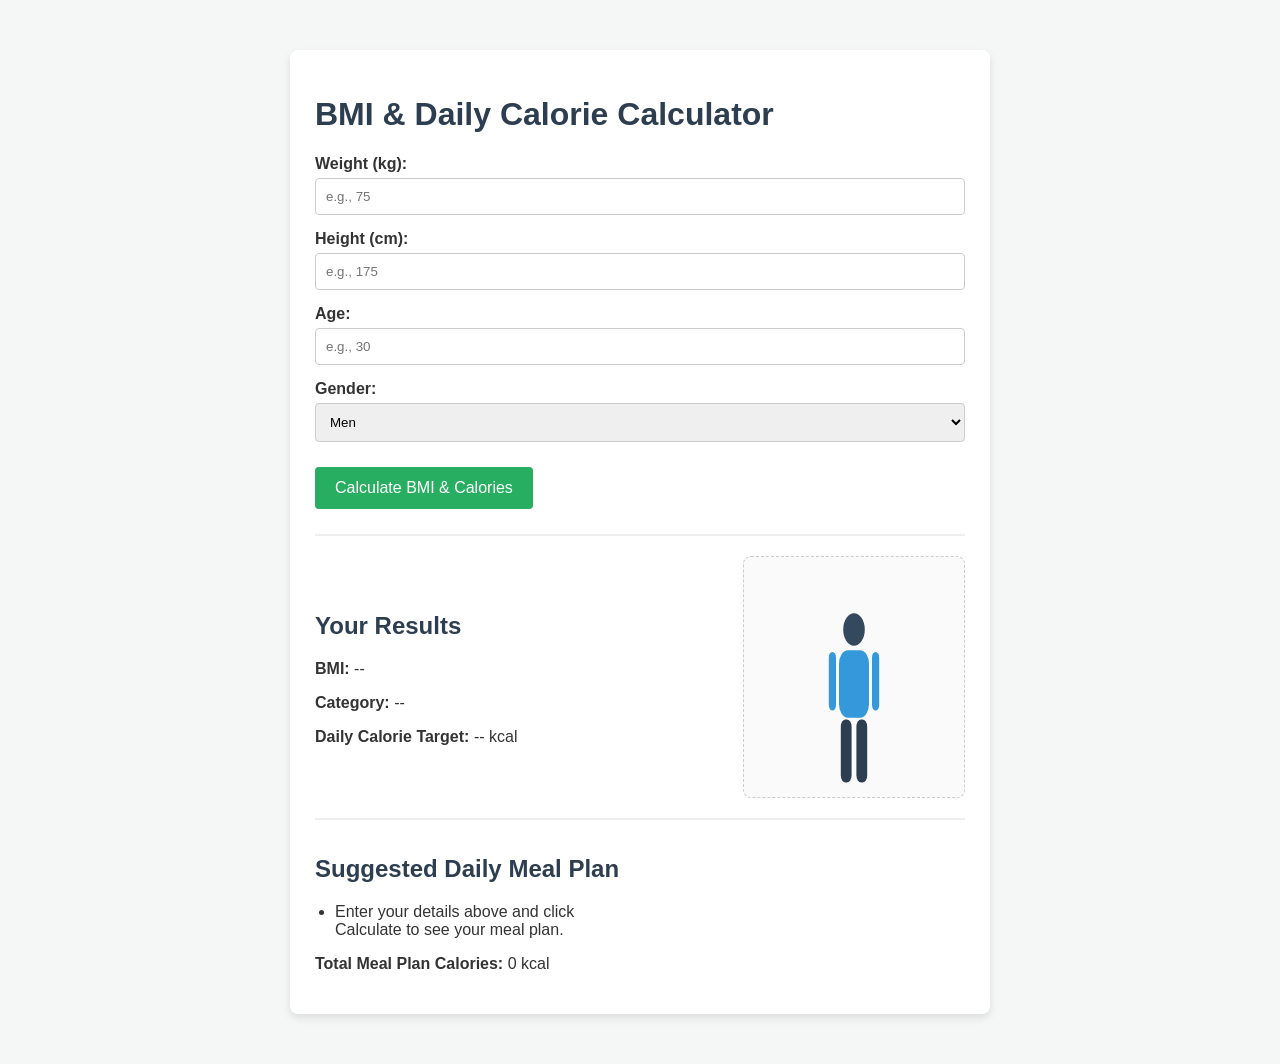
<file: Assignment 5.html>
<!DOCTYPE html>
<html lang="en">
<head>
    <meta charset="UTF-8">
    <meta name="viewport" content="width=device-width, initial-scale=1.0">
    <title>BMI and Calorie Calculator</title>
    <!-- Link to external CSS file -->
    <link rel="stylesheet" href="css/styles.css">
</head>
<body>

<div class="container">
    <h1>BMI & Daily Calorie Calculator</h1>
    
    <!-- User Inputs -->
    <div class="form-group">
        <label for="weight">Weight (kg):</label>
        <input type="text" id="weight" placeholder="e.g., 75">
    </div>

    <div class="form-group">
        <label for="height">Height (cm):</label>
        <input type="text" id="height" placeholder="e.g., 175">
    </div>

    <div class="form-group">
        <label for="age">Age:</label>
        <input type="text" id="age" placeholder="e.g., 30">
    </div>

    <div class="form-group">
        <label for="gender">Gender:</label>
        <select id="gender">
            <option value="Men">Men</option>
            <option value="Women">Women</option>
        </select>
    </div>

    <!-- Action Buttons -->
    <button id="calculate-btn">Calculate BMI & Calories</button>
    <button id="generate-btn">Generate Meal Plan</button>
    <p id="error-msg" class="error"></p>

    <!-- Results and BMI Visual Animation -->
    <div class="results-section">
        <div class="stats-box">
            <h2>Your Results</h2>
            <p><strong>BMI:</strong> <span id="bmi-output">--</span></p>
            <p><strong>Category:</strong> <span id="category-output">--</span></p>
            <p><strong>Daily Calorie Target:</strong> <span id="calorie-output">--</span> kcal</p>
        </div>

        <div class="animation-box">
            <svg id="person-visual" viewBox="0 0 100 200" preserveAspectRatio="none">
                <circle cx="50" cy="25" r="18" fill="#34495e" />
                <rect x="25" y="48" width="50" height="75" rx="15" fill="#3498db" />
                <rect x="8" y="50" width="12" height="65" rx="6" fill="#3498db" />
                <rect x="80" y="50" width="12" height="65" rx="6" fill="#3498db" />
                <rect x="28" y="125" width="18" height="70" rx="8" fill="#2c3e50" />
                <rect x="54" y="125" width="18" height="70" rx="8" fill="#2c3e50" />
            </svg>
        </div>
    </div>

    <!-- Suggested Meal Plan Output -->
    <div class="meal-section">
        <h2>Suggested Daily Meal Plan</h2>
        <ul id="meal-list">
            <li>Enter your details above and click Calculate to see your meal plan.</li>
        </ul>
        <p><strong>Total Meal Plan Calories:</strong> <span id="total-meal-calories">0</span> kcal</p>
    </div>
</div>

<!-- Link to external JavaScript file -->
<script src="JS/script.js"></script>

</body>
</html>
</file>
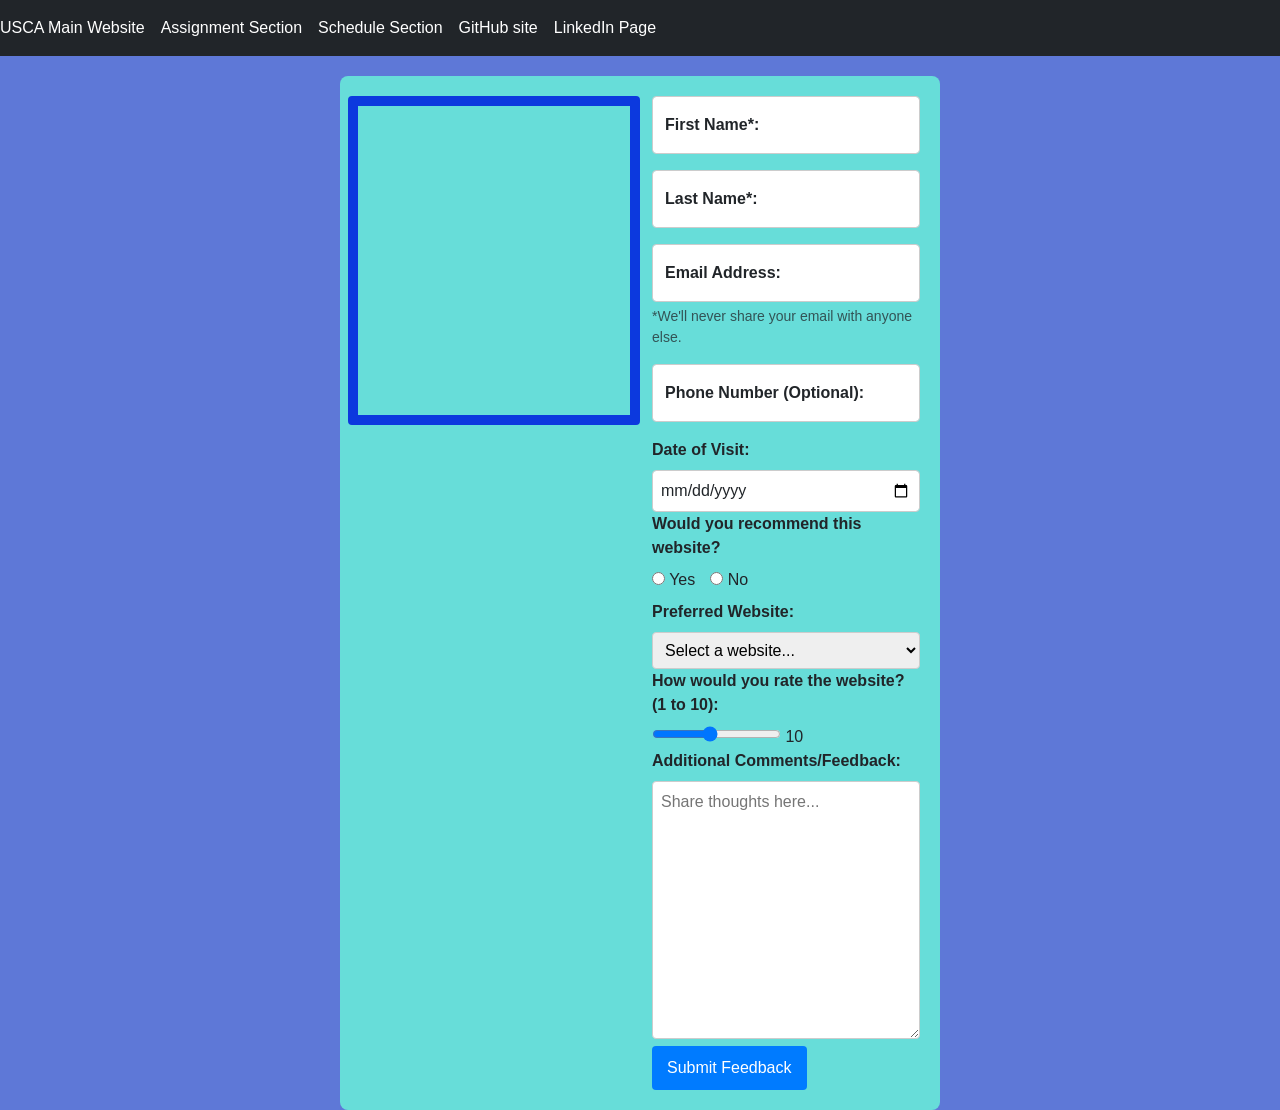
<file: ContactMe.html>
<!DOCTYPE html>
<html lang="en">

<head>
    <meta charset="UTF-8">
    <meta name="viewport" content="width=device-width, initial-scale=1.0">
    <link href="https://cdn.jsdelivr.net/npm/bootstrap@5.3.8/dist/css/bootstrap.min.css" rel="stylesheet"
        integrity="sha384-sRIl4kxILFvY47J16cr9ZwB07vP4J8+LH7qKQnuqkuIAvNWLzeN8tE5YBujZqJLB" crossorigin="anonymous">
    <title>Feedback Page</title>
    <style>
        
        body {
            font-family: Arial, sans-serif;
            margin: 0;
            padding: 0;
            background-color: #5e78d7;
        }
        .container {
            max-width: 600px;
            margin-top: 20px;
            background: rgb(103, 221, 217);
            padding: 20px;
            border-radius: 8px;
        }
        .video-container {
            position: relative;
            padding-bottom: 56.25%; 
            height: 0;
            overflow: hidden;
            margin-bottom: 20px;
        }
        .video-container iframe {
           
            position: absolute;
            top: 0;
            left: 0;
            width: 100%;
            height: 100%;
            box-sizing: border-box;
            border: 10px solid #0c39de;
            border-radius: 4px;
        }
       
        label {
            display: block;
            margin-bottom: 8px;
            font-weight: bold;
        }
        input[type="text"], input[type="email"], select, textarea, input[type="date"], input[type="tel"] {
            width: 100%;
            padding: 8px;
            box-sizing: border-box;
            border: 1px solid #ccc;
            border-radius: 4px;
        }
        .radio-group {
            display: flex;
            gap: 15px;
        }
        .radio-group label {
            font-weight: normal;
            display: inline;
        }
        input[type="submit"] {
            background-color: #007BFF;
            color: white;
            border: none;
            padding: 10px 15px;
            border-radius: 4px;
            cursor: pointer;
            font-size: 16px;
        }    </style>
</head>


<body>
    <header>
        <nav class="navbar navbar-dark bg-dark w-100">
            <h2 class="collapse">Navigation Links</h2>
            <ul class="navbar-nav flex-row gap-3">
                <li class="nav-item">
                    <a class="nav-link text-white" href="https://usca.edu" target="_blank">USCA Main Website</a>
                </li>
                <li class="nav-item">
                    <a class="nav-link text-white" href="#assignment-section">Assignment Section</a>
                </li>
                <li class="nav-item">
                    <a class="nav-link text-white" href="#schedule-section">Schedule Section</a>
                </li>
                <li class="nav-item">
                    <a class="nav-link text-white" href="https://github.com" target="_blank">GitHub site</a>
                </li>
                <li class="nav-item">
                    <a class="nav-link text-white" href="https://linkedin.com" target="_blank"> LinkedIn Page</a>
                </li>
            </ul>
        </nav>
    </header>
    <div class="container">
        <h2 class="collapse">About Me & Website Feedback</h2>

      <div class="row">
        <div class="video-container col">
            <iframe width="560" height="315" src="https://www.youtube.com/embed/Z-IF91Dx9T0?si=PCMaFBekL7-RVUCy"
                title="YouTube video player" frameborder="0"
                allow="accelerometer; autoplay; clipboard-write; encrypted-media; gyroscope; picture-in-picture; web-share"
                referrerpolicy="strict-origin-when-cross-origin" allowfullscreen></iframe>

        </div>


        <form name="feedback" action="#" method="POST" class="col">
            <div class="form-floating mb-3">
                <label for="fname">First Name*:</label>
                <input type="text" class="form-control" id="fname" name="fname" placeholder="anonymous" required>
            </div>


            <div class="form-floating mb-3">
                <label for="lname">Last Name*:</label>
                <input type="text" class="form-control" id="lname" name="lname" placeholder="anonymous" required>
            </div>


            <div class="form-floating mb-3">
                <label for="mail">Email Address:</label>
                <input type="email" class="form-control" id="mail" name="mail" placeholder="name@domain.com">
                <p class="form-text">*We'll never share your email with anyone else.</p>
            </div>


            <div class="form-floating mb-3">
                <label for="phone">Phone Number (Optional):</label>
                <input type="tel" class="form-control" id="phone" name="phone" placeholder="123-456-7890">
            </div>

            <div class="form-group">
                <label for="visit-date">Date of Visit:</label>
                <input type="date" class="form-control" id="visit-date" name="visit_date">
            </div>


            <div class="form-group">
                <label>Would you recommend this website?</label>
                <div class="radio-group">
                    <label><input type="radio" name="recommend" value="yes"> Yes</label>
                    <label><input type="radio" name="recommend" value="no"> No</label>
                </div>
            </div>


            <div class="form-group">
                <label for="fav-site">Preferred Website:</label>
                <select id="fav-site" name="fav_site">
                    <option value="" disabled selected>Select a website...</option>
                    <option value="Google">Google</option>
                    <option value="Facebook">Facebook</option>
                    <option value="Twitter">Twitter</option>
                    <option value="Time">Time</option>
                </select>
            </div>


            <div class="form-group">
                <label for="rating">How would you rate the website? (1 to 10):</label>
                <input type="range" id="rating" name="rating" min="1" max="10" value="5">
                <output>10</output>
            </div>


            <div class="form-group">
                <label for="comment">Additional Comments/Feedback:</label>
                <textarea id="comment" name="comment" rows="10" cols="500" placeholder="Share thoughts here..."></textarea>
            </div>


            <div class="form-group">
                <input type="submit" value="Submit Feedback">
            </div>

        </form>
        </div>
    </div>

</body>
<script src="https://cdn.jsdelivr.net/npm/bootstrap@5.3.8/dist/js/bootstrap.bundle.min.js"
    integrity="sha384-FKyoEForCGlyvwx9Hj09JcYn3nv7wiPVlz7YYwJrWVcXK/BmnVDxM+D2scQbITxI"
    crossorigin="anonymous"></script>

</html>
</file>
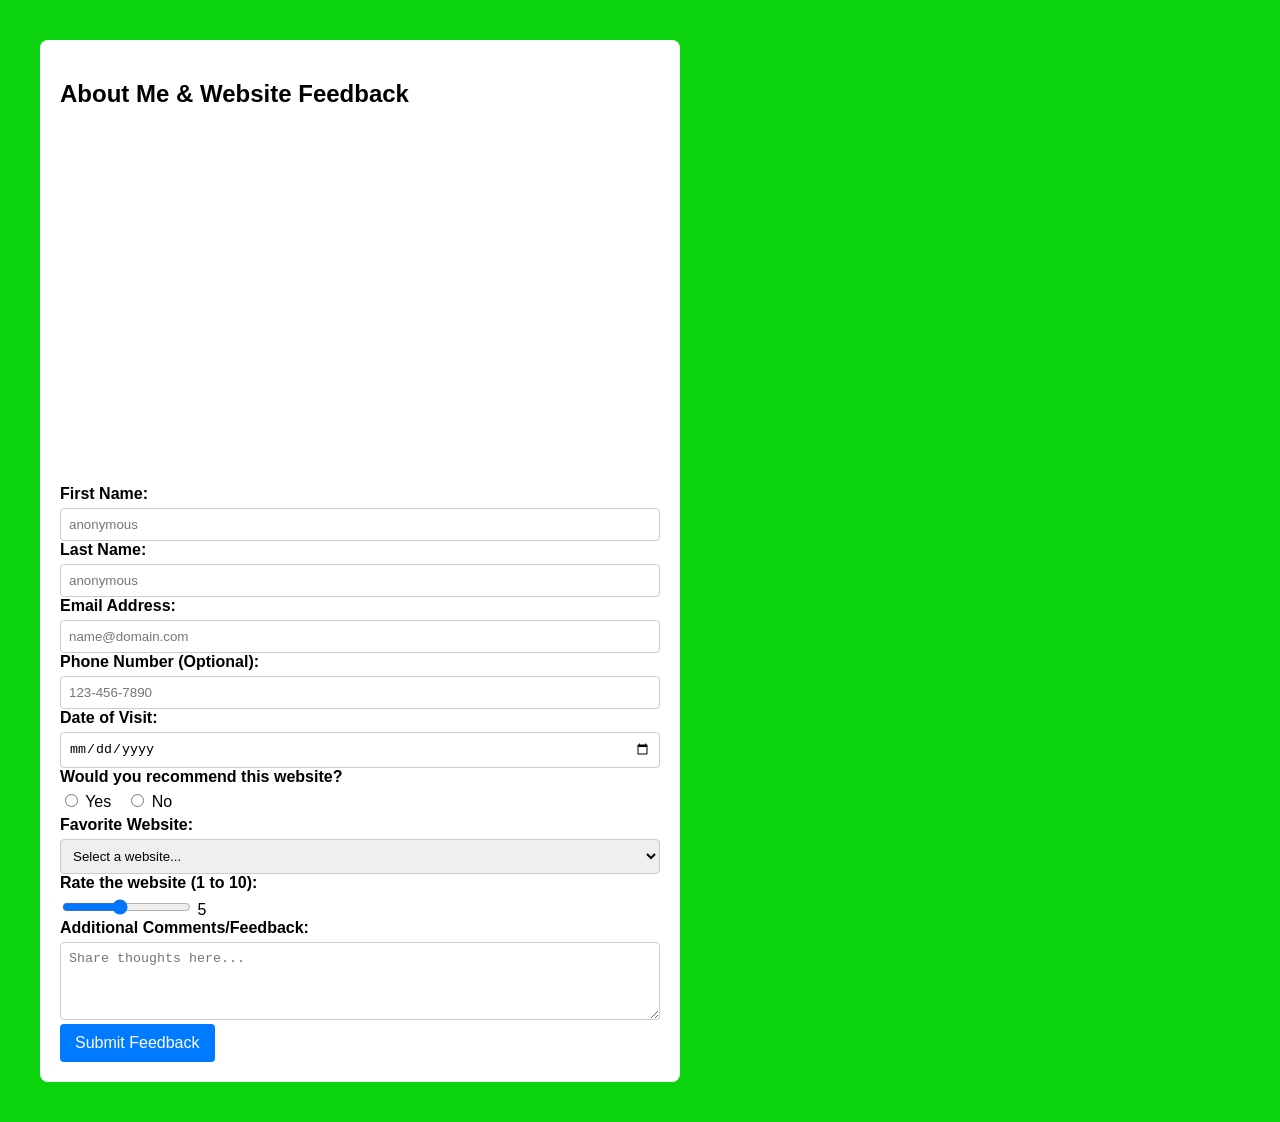
<file: ContactMeBACK.html>
<!DOCTYPE html>
<html lang="en">
<head>
    <meta charset="UTF-8">
    <meta name="viewport" content="width=device-width, initial-scale=1.0">
    <title>Feedback Page</title>
    <style>
        
        body {
            font-family: Arial, sans-serif;
            margin: 20px;
            padding: 20px;
            background-color: #0cd40f;
        }
        .container {
            max-width: 600px;
            background: white;
            padding: 20px;
            border-radius: 8px;
        }
        .video-container {
            position: relative;
            padding-bottom: 56.25%; /* 16:9 Aspect Ratio */
            height: 0;
            overflow: hidden;
            margin-bottom: 20px;
        }
        .video-container iframe {
            position: absolute;
            top: 0;
            left: 0;
            width: 100%;
            height: 100%;
            border: 0;
            border-radius: 4px;
        }
       
        label {
            display: block;
            margin-bottom: 5px;
            font-weight: bold;
        }
        input[type="text"], input[type="email"], select, textarea, input[type="date"], input[type="tel"] {
            width: 100%;
            padding: 8px;
            box-sizing: border-box;
            border: 1px solid #ccc;
            border-radius: 4px;
        }
        .radio-group {
            display: flex;
            gap: 15px;
        }
        .radio-group label {
            font-weight: normal;
            display: inline;
        }
        input[type="submit"] {
            background-color: #007BFF;
            color: white;
            border: none;
            padding: 10px 15px;
            border-radius: 4px;
            cursor: pointer;
            font-size: 16px;
        }
        
    </style>
</head>
<body>

<div class="container">
    <h2>About Me & Website Feedback</h2>

  
    <div class="video-container">
        <iframe width="560" height="315" src="https://www.youtube.com/embed/Z-IF91Dx9T0?si=PCMaFBekL7-RVUCy" title="YouTube video player" frameborder="0" allow="accelerometer; autoplay; clipboard-write; encrypted-media; gyroscope; picture-in-picture; web-share" referrerpolicy="strict-origin-when-cross-origin" allowfullscreen></iframe>
        
    </div>

    
    <form name="feedback" action="#" method="POST">
        
        
        <div class="form-group">
            <label for="fname">First Name:</label>
            <input type="text" id="fname" name="fname" placeholder="anonymous" required>
        </div>

       
        <div class="form-group">
            <label for="lname">Last Name:</label>
            <input type="text" id="lname" name="lname" placeholder="anonymous" required>
        </div>

   
        <div class="form-group">
            <label for="mail">Email Address:</label>
            <input type="email" id="mail" name="mail" placeholder="name@domain.com">
        </div>

        
        <div class="form-group">
            <label for="phone">Phone Number (Optional):</label>
            <input type="tel" id="phone" name="phone" placeholder="123-456-7890">
        </div>

        <div class="form-group">
            <label for="visit-date">Date of Visit:</label>
            <input type="date" id="visit-date" name="visit_date">
        </div>

        
        <div class="form-group">
            <label>Would you recommend this website?</label>
            <div class="radio-group">
                <label><input type="radio" name="recommend" value="yes"> Yes</label>
                <label><input type="radio" name="recommend" value="no"> No</label>
            </div>
        </div>

       
        <div class="form-group">
            <label for="fav-site">Favorite Website:</label>
            <select id="fav-site" name="fav_site">
                <option value="" disabled selected>Select a website...</option>
                <option value="Google">Google</option>
                <option value="Facebook">Facebook</option>
                <option value="Twitter">Twitter</option>
                <option value="Time">Time</option>
            </select>
        </div>

        
        <div class="form-group">
            <label for="rating">Rate the website (1 to 10):</label>
            <input type="range" id="rating" name="rating" min="1" max="10" value="5" >
            <output>5</output> 
        </div>

       
        <div class="form-group">
            <label for="comment">Additional Comments/Feedback:</label>
            <textarea id="comment" name="comment" rows="4" placeholder="Share thoughts here..."></textarea>
        </div>

       
        <div class="form-group">
            <input type="submit" value="Submit Feedback">
        </div>

    </form>
</div>

</body>
</html>
</file>
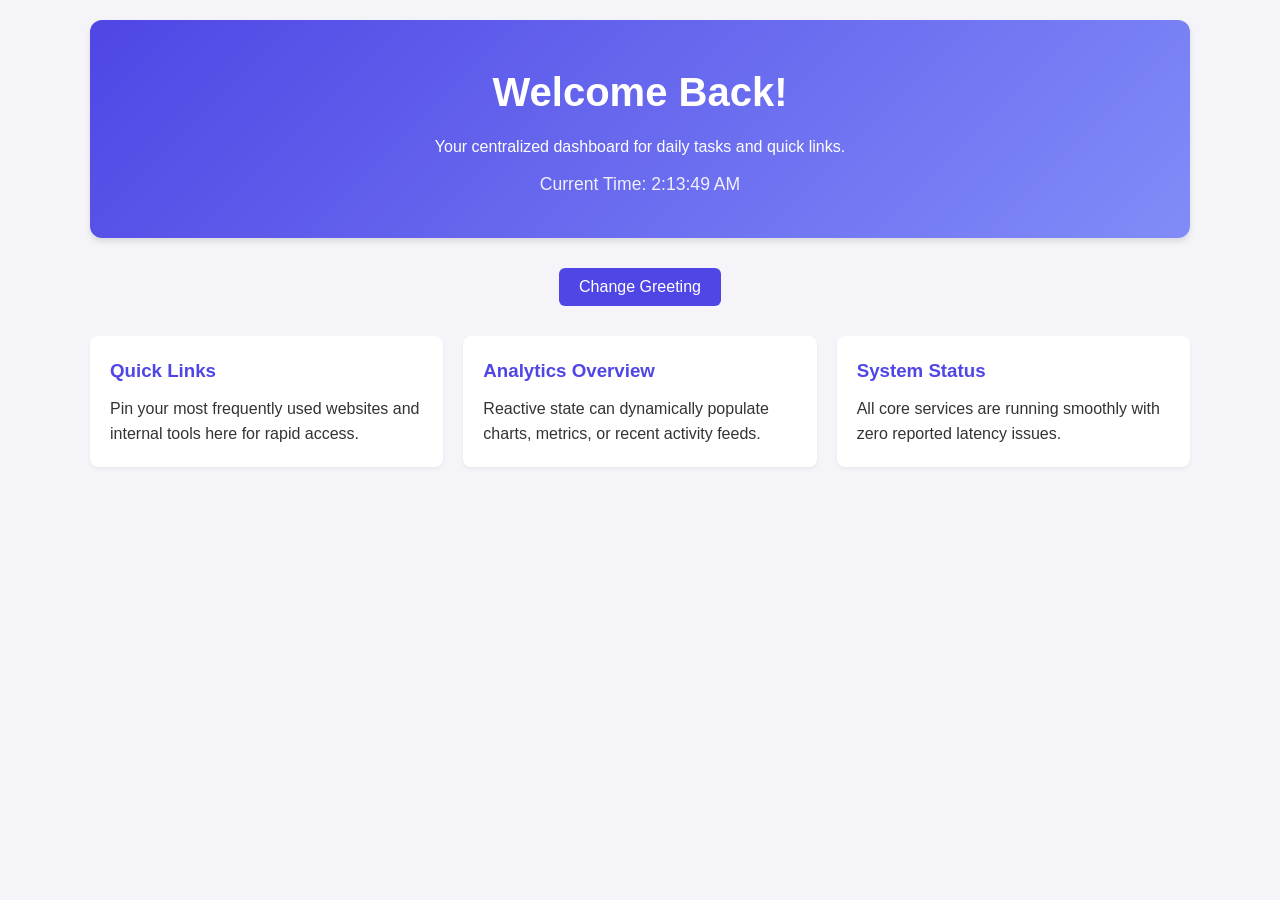
<file: Test.html>
<!DOCTYPE html>
<html lang="en">
<head>
    <meta charset="UTF-8">
    <meta name="viewport" content="width=device-width, initial-scale=1.0">
    <title>My Reactive Homepage</title>
    <style>
        /* CSS Reset & Variables */
        * {
            margin: 0;
            padding: 0;
            box-sizing: border-box;
        }

        :root {
            --bg-color: #f4f4f9;
            --card-bg: #ffffff;
            --text-color: #333333;
            --primary: #4f46e5;
            --primary-hover: #4338ca;
        }

        body {
            font-family: 'Segoe UI', Tahoma, Geneva, Verdana, sans-serif;
            background-color: var(--bg-color);
            color: var(--text-color);
            line-height: 1.6;
            padding: 20px;
        }

        /* Container */
        .container {
            max-width: 1100px;
            margin: 0 auto;
        }

        /* Header / Hero Section */
        header {
            text-align: center;
            padding: 40px 20px;
            background: linear-gradient(135deg, var(--primary), #818cf8);
            color: white;
            border-radius: 12px;
            margin-bottom: 30px;
            box-shadow: 0 4px 6px rgba(0,0,0,0.1);
        }

        header h1 {
            font-size: 2.5rem;
            margin-bottom: 10px;
        }

        #live-clock {
            font-size: 1.1rem;
            opacity: 0.9;
            margin-top: 10px;
        }

        /* Interactive Control Panel */
        .controls {
            text-align: center;
            margin-bottom: 30px;
        }

        .btn {
            background-color: var(--primary);
            color: white;
            border: none;
            padding: 10px 20px;
            font-size: 1rem;
            border-radius: 6px;
            cursor: pointer;
            transition: background-color 0.2s;
        }

        .btn:hover {
            background-color: var(--primary-hover);
        }

        /* Responsive Grid for Cards */
        .grid {
            display: grid;
            /* Automatically adjusts columns based on screen width */
            grid-template-columns: repeat(auto-fit, minmax(280px, 1fr));
            gap: 20px;
        }

        .card {
            background-color: var(--card-bg);
            padding: 20px;
            border-radius: 8px;
            box-shadow: 0 2px 4px rgba(0,0,0,0.05);
            transition: transform 0.2s, box-shadow 0.2s;
        }

        .card:hover {
            transform: translateY(-4px);
            box-shadow: 0 6px 12px rgba(0,0,0,0.1);
        }

        .card h3 {
            margin-bottom: 10px;
            color: var(--primary);
        }
    </style>
</head>
<body>

    <div class="container">
        <!-- Hero Section -->
        <header>
            <h1 id="greeting">Welcome Back!</h1>
            <p>Your centralized dashboard for daily tasks and quick links.</p>
            <div id="live-clock">Loading clock...</div>
        </header>

        <!-- Reactive Controls -->
        <div class="controls">
            <button class="btn" onclick="changeGreeting()">Change Greeting</button>
        </div>

        <!-- Content Grid -->
        <div class="grid">
            <div class="card">
                <h3>Quick Links</h3>
                <p>Pin your most frequently used websites and internal tools here for rapid access.</p>
            </div>
            <div class="card">
                <h3>Analytics Overview</h3>
                <p>Reactive state can dynamically populate charts, metrics, or recent activity feeds.</p>
            </div>
            <div class="card">
                <h3>System Status</h3>
                <p>All core services are running smoothly with zero reported latency issues.</p>
            </div>
        </div>
    </div>

    <script>
        // 1. Reactive Live Clock
        function updateClock() {
            const now = new Date();
            const timeString = now.toLocaleTimeString();
            document.getElementById('live-clock').innerText = `Current Time: ${timeString}`;
        }
        setInterval(updateClock, 1000);
        updateClock(); // Initial call

        // 2. Interactive Greeting Changer
        function changeGreeting() {
            const greetings = [
                "Hello, Ready to Build?", 
                "Welcome Back, Creator!", 
                "Let's Make Something Great Today.", 
                "Good Day to Code!"
            ];
            const randomIndex = Math.floor(Math.random() * greetings.length);
            document.getElementById('greeting').innerText = greetings[randomIndex];
        }
    </script>

</body>
</html>
</file>
<file: css/styles.css>
body {
    font-family: Arial, sans-serif;
    background-color: #f4f7f6;
    color: #333;
    max-width: 700px;
    margin: 30px auto;
    padding: 20px;
}

.container {
    background-color: #ffffff;
    padding: 25px;
    border-radius: 8px;
    box-shadow: 0 4px 8px rgba(0, 0, 0, 0.1);
}

h1, h2 {
    color: #2c3e50;
}

.form-group {
    margin-bottom: 15px;
}

label {
    display: block;
    font-weight: bold;
    margin-bottom: 5px;
}

input[type="text"], select {
    width: 100%;
    padding: 10px;
    border: 1px solid #ccc;
    border-radius: 4px;
    box-sizing: border-box;
}

button {
    background-color: #27ae60;
    color: white;
    border: none;
    padding: 12px 20px;
    font-size: 16px;
    border-radius: 4px;
    cursor: pointer;
    margin-top: 10px;
    margin-right: 10px;
}

button:hover {
    background-color: #219150;
}

#generate-btn {
    background-color: #2980b9;
    display: none;
}

#generate-btn:hover {
    background-color: #2471a3;
}

.results-section {
    margin-top: 25px;
    padding-top: 20px;
    border-top: 2px solid #eee;
    display: flex;
    justify-content: space-between;
    align-items: center;
}

.stats-box {
    flex: 1;
}

.animation-box {
    width: 200px;
    height: 220px;
    display: flex;
    justify-content: center;
    align-items: flex-end;
    border: 1px dashed #ccc;
    border-radius: 8px;
    padding: 10px;
    background-color: #fafafa;
}

#person-visual {
    width: 60px;
    height: 180px;
    transition: width 0.8s ease-in-out, height 0.8s ease-in-out;
}

.meal-section {
    margin-top: 20px;
    padding-top: 15px;
    border-top: 2px solid #eee;
}

ul {
    padding-left: 20px;
    columns: 2;
    -webkit-columns: 2;
    -moz-columns: 2;
}

li {
    margin-bottom: 6px;
}

.error {
    color: #e74c3c;
    font-weight: bold;
}
</file>
